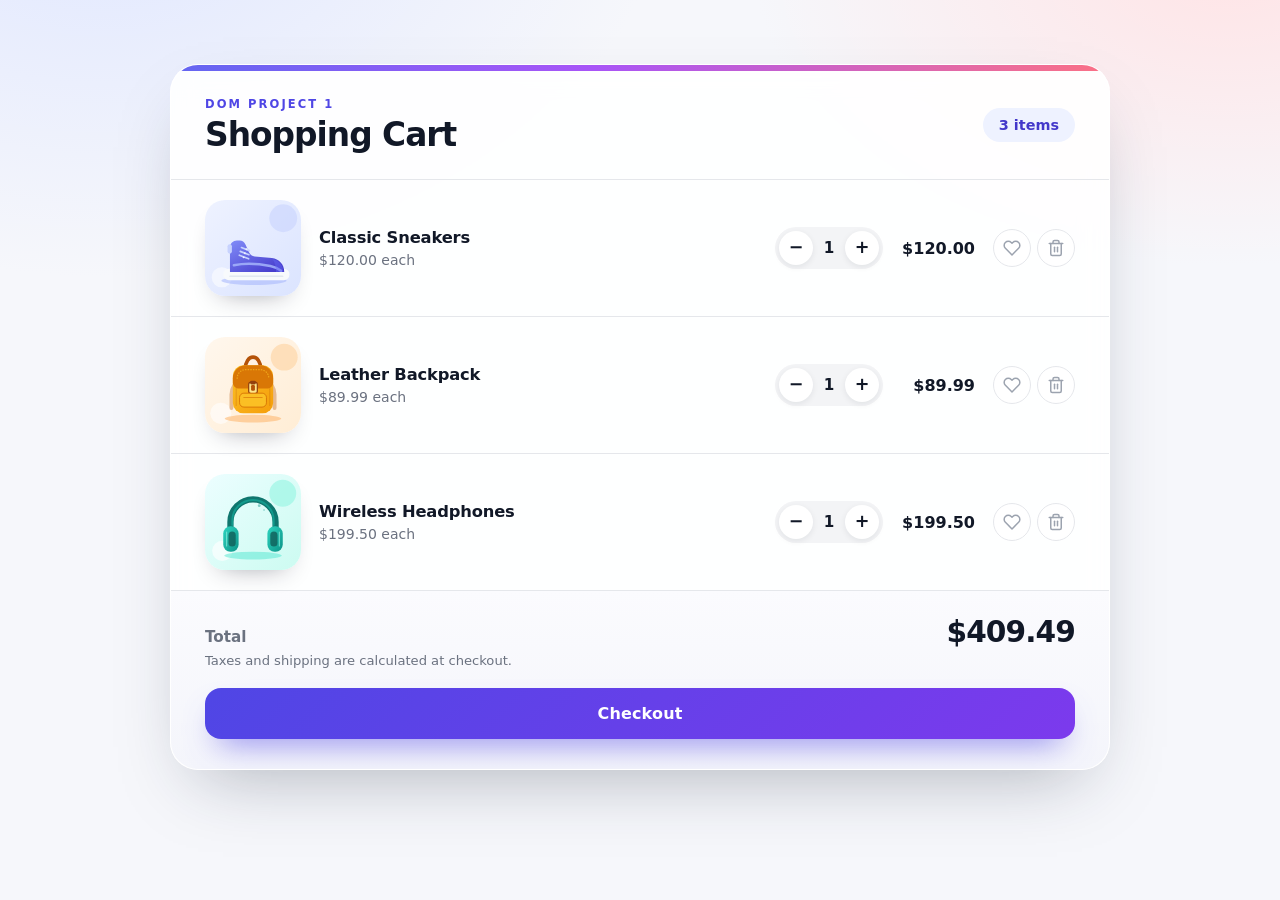
<file: DOM Project 1/index.html>
<!DOCTYPE html>
<html lang="en">
<head>
  <meta charset="UTF-8">
  <meta name="viewport" content="width=device-width, initial-scale=1.0">
  <meta name="description" content="DOM Project 1 — a functional shopping cart built with vanilla JavaScript and DOM events.">
  <title>DOM Project 1 · Shopping Cart</title>
  <link rel="stylesheet" href="style.css">
</head>
<body>
  <main class="page">
    <section class="cart" aria-labelledby="cart-title">
      <header class="cart__header">
        <div>
          <p class="cart__eyebrow">DOM Project 1</p>
          <h1 class="cart__title" id="cart-title">Shopping Cart</h1>
        </div>
        <p class="cart__count">
          <span id="item-count">3</span>
          <span id="item-label">items</span>
        </p>
      </header>

      <ul class="cart__items" id="cart-items">
        <li class="cart-item" data-name="Classic Sneakers" data-price="120">
          <img class="cart-item__thumb" src="images/sneakers.svg" alt="Classic indigo sneakers" width="96" height="96">
          <div class="cart-item__info">
            <h2 class="cart-item__name">Classic Sneakers</h2>
            <p class="cart-item__price">$120.00 each</p>
          </div>
          <div class="quantity" role="group" aria-label="Quantity for Classic Sneakers">
            <button type="button" class="quantity__btn minus" aria-label="Decrease quantity of Classic Sneakers">&minus;</button>
            <span class="quantity__value" aria-live="polite">1</span>
            <button type="button" class="quantity__btn plus" aria-label="Increase quantity of Classic Sneakers">+</button>
          </div>
          <p class="cart-item__total" aria-label="Line total">$<span class="line-total">120.00</span></p>
          <div class="cart-item__actions">
            <button type="button" class="icon-btn like-btn" aria-pressed="false" aria-label="Like Classic Sneakers">
              <svg viewBox="0 0 24 24" aria-hidden="true" focusable="false" width="18" height="18" fill="none" stroke="currentColor" stroke-width="2" stroke-linecap="round" stroke-linejoin="round">
                <path d="M20.84 4.61a5.5 5.5 0 0 0-7.78 0L12 5.67l-1.06-1.06a5.5 5.5 0 0 0-7.78 7.78l1.06 1.06L12 21.23l7.78-7.78 1.06-1.06a5.5 5.5 0 0 0 0-7.78z"></path>
              </svg>
            </button>
            <button type="button" class="icon-btn delete-btn" aria-label="Remove Classic Sneakers">
              <svg viewBox="0 0 24 24" aria-hidden="true" focusable="false" width="18" height="18" fill="none" stroke="currentColor" stroke-width="2" stroke-linecap="round" stroke-linejoin="round">
                <polyline points="3 6 5 6 21 6"></polyline>
                <path d="M19 6v14a2 2 0 0 1-2 2H7a2 2 0 0 1-2-2V6m3 0V4a2 2 0 0 1 2-2h4a2 2 0 0 1 2 2v2"></path>
                <line x1="10" y1="11" x2="10" y2="17"></line>
                <line x1="14" y1="11" x2="14" y2="17"></line>
              </svg>
            </button>
          </div>
        </li>

        <li class="cart-item" data-name="Leather Backpack" data-price="89.99">
          <img class="cart-item__thumb" src="images/backpack.svg" alt="Tan leather backpack" width="96" height="96">
          <div class="cart-item__info">
            <h2 class="cart-item__name">Leather Backpack</h2>
            <p class="cart-item__price">$89.99 each</p>
          </div>
          <div class="quantity" role="group" aria-label="Quantity for Leather Backpack">
            <button type="button" class="quantity__btn minus" aria-label="Decrease quantity of Leather Backpack">&minus;</button>
            <span class="quantity__value" aria-live="polite">1</span>
            <button type="button" class="quantity__btn plus" aria-label="Increase quantity of Leather Backpack">+</button>
          </div>
          <p class="cart-item__total" aria-label="Line total">$<span class="line-total">89.99</span></p>
          <div class="cart-item__actions">
            <button type="button" class="icon-btn like-btn" aria-pressed="false" aria-label="Like Leather Backpack">
              <svg viewBox="0 0 24 24" aria-hidden="true" focusable="false" width="18" height="18" fill="none" stroke="currentColor" stroke-width="2" stroke-linecap="round" stroke-linejoin="round">
                <path d="M20.84 4.61a5.5 5.5 0 0 0-7.78 0L12 5.67l-1.06-1.06a5.5 5.5 0 0 0-7.78 7.78l1.06 1.06L12 21.23l7.78-7.78 1.06-1.06a5.5 5.5 0 0 0 0-7.78z"></path>
              </svg>
            </button>
            <button type="button" class="icon-btn delete-btn" aria-label="Remove Leather Backpack">
              <svg viewBox="0 0 24 24" aria-hidden="true" focusable="false" width="18" height="18" fill="none" stroke="currentColor" stroke-width="2" stroke-linecap="round" stroke-linejoin="round">
                <polyline points="3 6 5 6 21 6"></polyline>
                <path d="M19 6v14a2 2 0 0 1-2 2H7a2 2 0 0 1-2-2V6m3 0V4a2 2 0 0 1 2-2h4a2 2 0 0 1 2 2v2"></path>
                <line x1="10" y1="11" x2="10" y2="17"></line>
                <line x1="14" y1="11" x2="14" y2="17"></line>
              </svg>
            </button>
          </div>
        </li>

        <li class="cart-item" data-name="Wireless Headphones" data-price="199.5">
          <img class="cart-item__thumb" src="images/headphones.svg" alt="Teal wireless headphones" width="96" height="96">
          <div class="cart-item__info">
            <h2 class="cart-item__name">Wireless Headphones</h2>
            <p class="cart-item__price">$199.50 each</p>
          </div>
          <div class="quantity" role="group" aria-label="Quantity for Wireless Headphones">
            <button type="button" class="quantity__btn minus" aria-label="Decrease quantity of Wireless Headphones">&minus;</button>
            <span class="quantity__value" aria-live="polite">1</span>
            <button type="button" class="quantity__btn plus" aria-label="Increase quantity of Wireless Headphones">+</button>
          </div>
          <p class="cart-item__total" aria-label="Line total">$<span class="line-total">199.50</span></p>
          <div class="cart-item__actions">
            <button type="button" class="icon-btn like-btn" aria-pressed="false" aria-label="Like Wireless Headphones">
              <svg viewBox="0 0 24 24" aria-hidden="true" focusable="false" width="18" height="18" fill="none" stroke="currentColor" stroke-width="2" stroke-linecap="round" stroke-linejoin="round">
                <path d="M20.84 4.61a5.5 5.5 0 0 0-7.78 0L12 5.67l-1.06-1.06a5.5 5.5 0 0 0-7.78 7.78l1.06 1.06L12 21.23l7.78-7.78 1.06-1.06a5.5 5.5 0 0 0 0-7.78z"></path>
              </svg>
            </button>
            <button type="button" class="icon-btn delete-btn" aria-label="Remove Wireless Headphones">
              <svg viewBox="0 0 24 24" aria-hidden="true" focusable="false" width="18" height="18" fill="none" stroke="currentColor" stroke-width="2" stroke-linecap="round" stroke-linejoin="round">
                <polyline points="3 6 5 6 21 6"></polyline>
                <path d="M19 6v14a2 2 0 0 1-2 2H7a2 2 0 0 1-2-2V6m3 0V4a2 2 0 0 1 2-2h4a2 2 0 0 1 2 2v2"></path>
                <line x1="10" y1="11" x2="10" y2="17"></line>
                <line x1="14" y1="11" x2="14" y2="17"></line>
              </svg>
            </button>
          </div>
        </li>
      </ul>

      <div class="cart__empty" id="empty-state" hidden>
        <svg viewBox="0 0 24 24" aria-hidden="true" focusable="false" width="48" height="48" fill="none" stroke="currentColor" stroke-width="1.6" stroke-linecap="round" stroke-linejoin="round">
          <path d="M6 2 3 6v14a2 2 0 0 0 2 2h14a2 2 0 0 0 2-2V6l-3-4z"></path>
          <line x1="3" y1="6" x2="21" y2="6"></line>
          <path d="M16 10a4 4 0 0 1-8 0"></path>
        </svg>
        <h2>Your cart is empty</h2>
        <p>You have removed every item from the cart.</p>
        <button type="button" class="restore-btn" id="restore-btn">Restore demo items</button>
      </div>

      <footer class="cart__footer">
        <div class="cart__summary">
          <span>Total</span>
          <strong id="cart-total" aria-live="polite">$409.49</strong>
        </div>
        <p class="cart__note" id="cart-note">Taxes and shipping are calculated at checkout.</p>
        <button type="button" class="checkout-btn" id="checkout-btn">Checkout</button>
      </footer>
    </section>
  </main>

  <script src="script.js"></script>
</body>
</html>
</file>
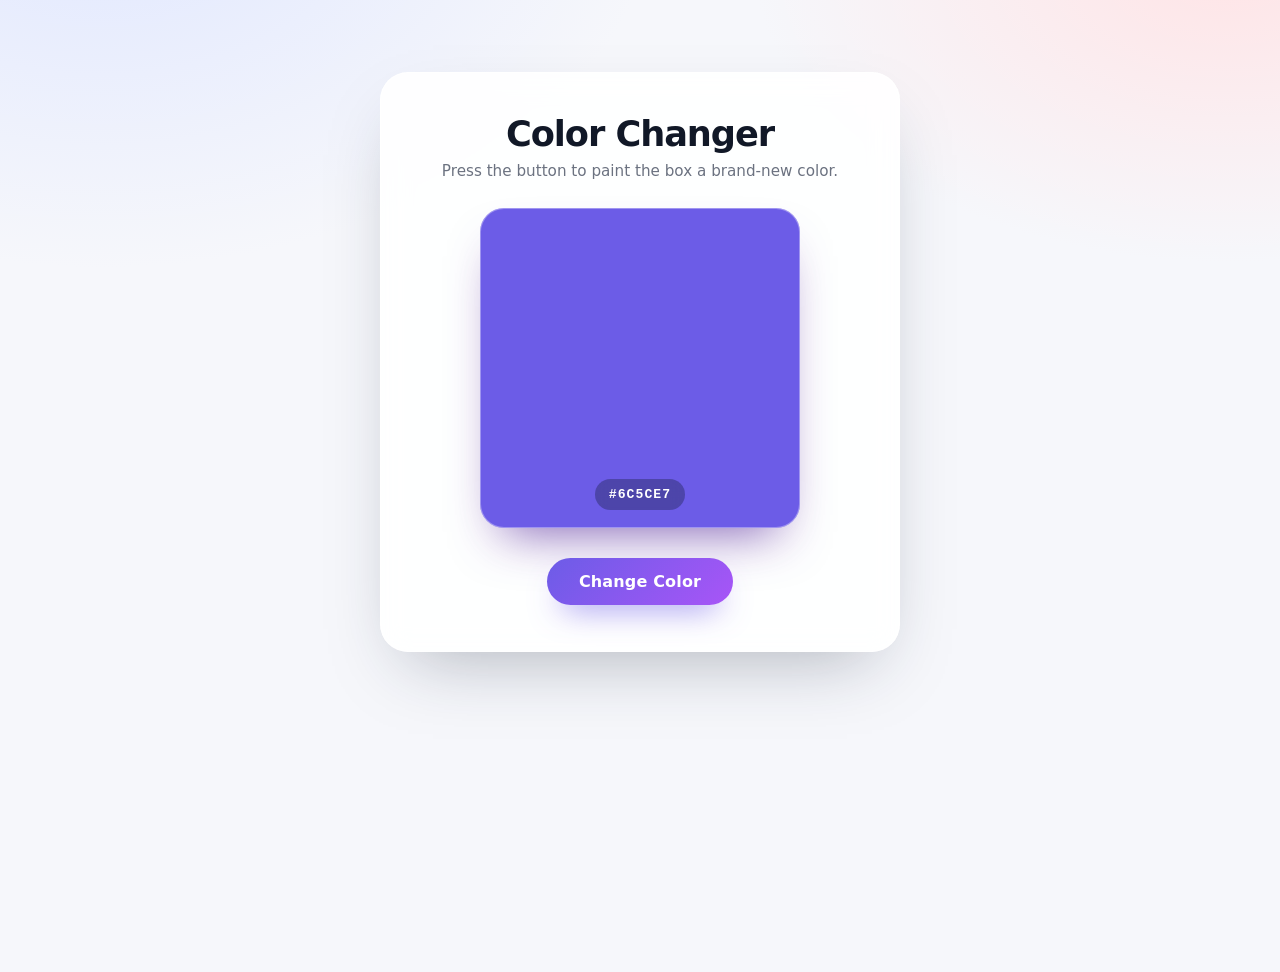
<file: DOM Project 2/index.html>
<!DOCTYPE html>
<html lang="en">
<head>
  <meta charset="UTF-8">
  <meta name="viewport" content="width=device-width, initial-scale=1.0">
  <meta name="description" content="DOM Project 2 — an interactive color changer built with HTML, CSS and vanilla JavaScript.">
  <title>DOM Project 2 · Color Changer</title>
  <link rel="stylesheet" href="style.css">
</head>
<body>
  <div class="container">
    <h1>Color Changer</h1>
    <p class="subtitle">Press the button to paint the box a brand-new color.</p>

    <div id="color-box">
      <span id="color-value" role="status" aria-live="polite">#6C5CE7</span>
    </div>

    <button id="change-color-btn" type="button">Change Color</button>
  </div>

  <script src="script.js"></script>
</body>
</html>
</file>
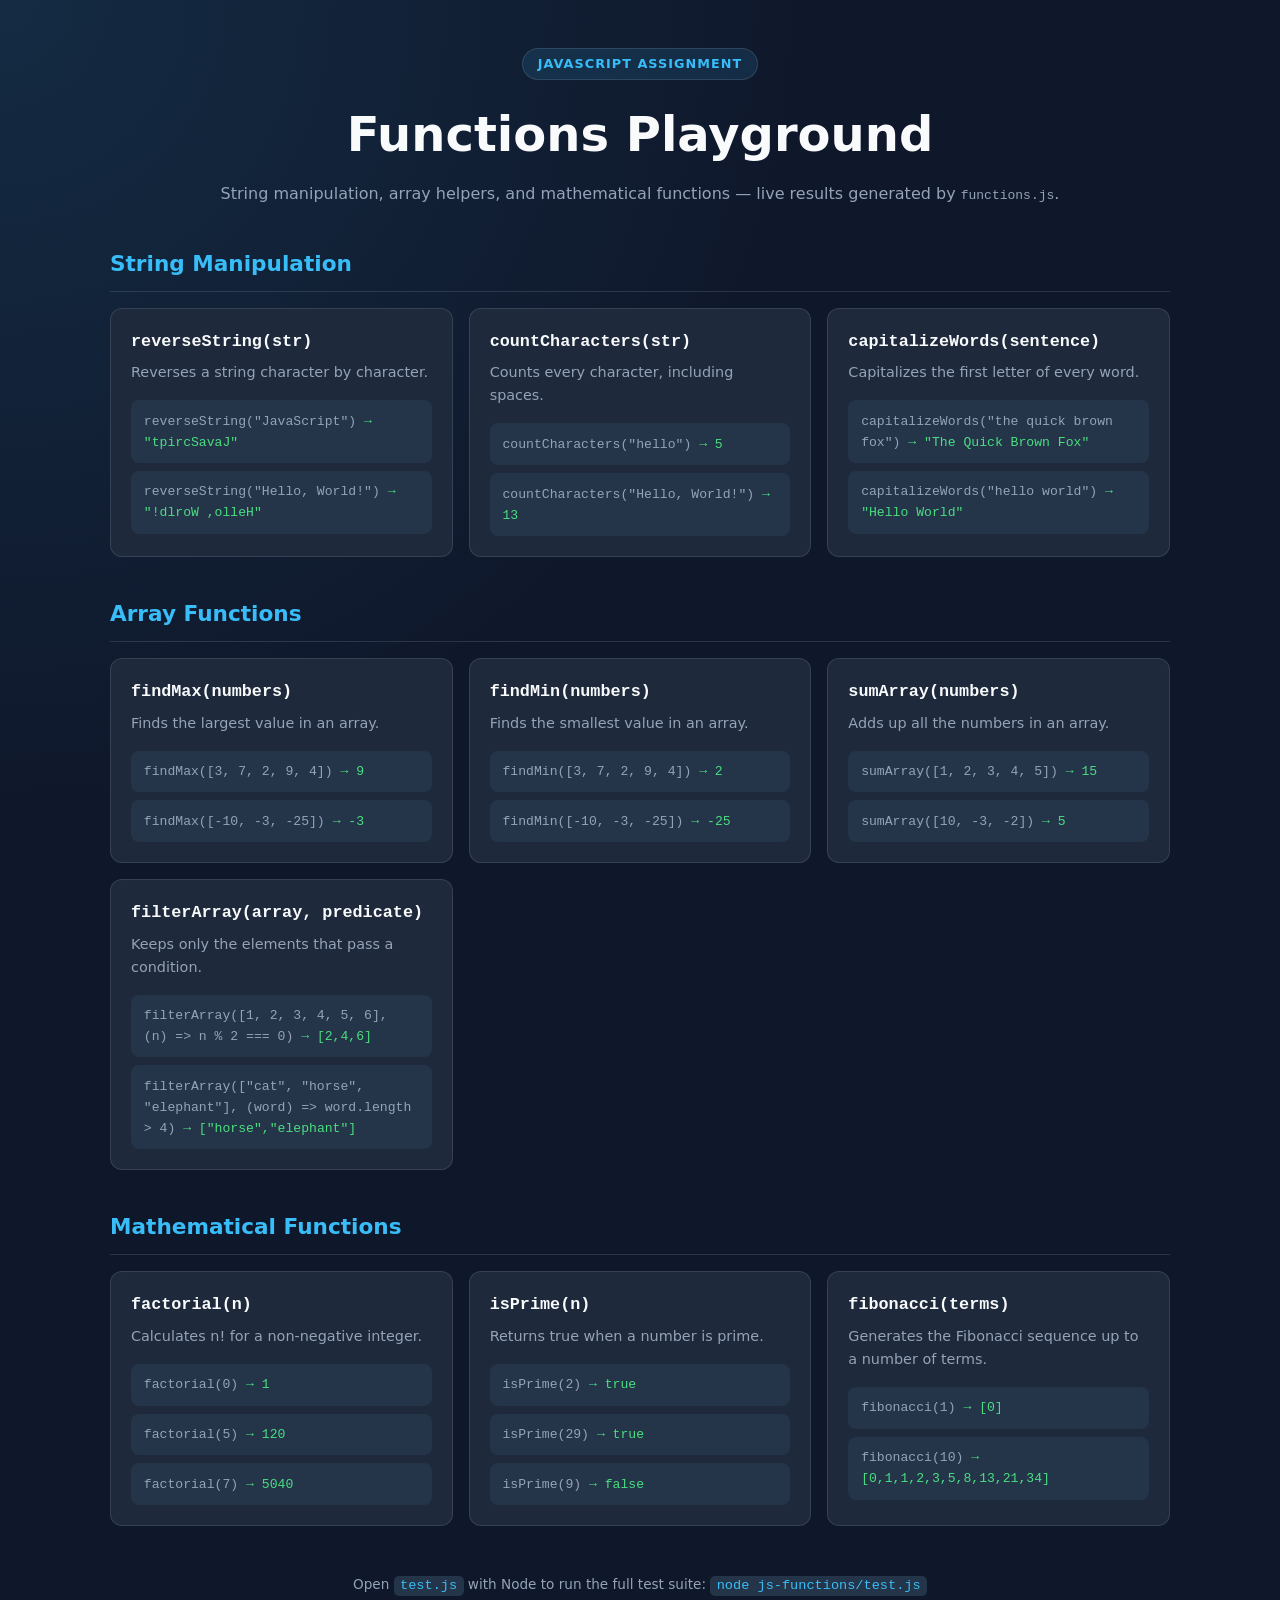
<file: js-functions/index.html>
<!doctype html>
<html lang="en">
  <head>
    <meta charset="UTF-8" />
    <meta name="viewport" content="width=device-width, initial-scale=1.0" />
    <title>JavaScript Functions Assignment</title>
    <style>
      :root {
        --bg: #0f172a;
        --surface: #1e293b;
        --surface-soft: #243449;
        --text: #e2e8f0;
        --muted: #94a3b8;
        --accent: #38bdf8;
        --accent-soft: rgba(56, 189, 248, 0.12);
        --success: #4ade80;
        --border: rgba(148, 163, 184, 0.2);
      }

      * {
        box-sizing: border-box;
      }

      body {
        margin: 0;
        min-height: 100vh;
        background:
          radial-gradient(circle at top left, rgba(56, 189, 248, 0.12), transparent 40%),
          var(--bg);
        color: var(--text);
        font-family: "Segoe UI", system-ui, -apple-system, sans-serif;
        line-height: 1.6;
      }

      .page {
        max-width: 1100px;
        margin: 0 auto;
        padding: 3rem 1.25rem 4rem;
      }

      header {
        text-align: center;
        margin-bottom: 2.5rem;
      }

      header h1 {
        margin: 0 0 0.5rem;
        font-size: clamp(2rem, 5vw, 3rem);
        color: #f8fafc;
      }

      header p {
        margin: 0;
        color: var(--muted);
      }

      .badge {
        display: inline-block;
        margin-bottom: 1rem;
        padding: 0.3rem 0.9rem;
        border: 1px solid var(--border);
        border-radius: 999px;
        background: var(--accent-soft);
        color: var(--accent);
        font-size: 0.8rem;
        font-weight: 600;
        letter-spacing: 0.08em;
        text-transform: uppercase;
      }

      section {
        margin-bottom: 2.5rem;
      }

      section > h2 {
        margin: 0 0 1rem;
        padding-bottom: 0.6rem;
        border-bottom: 1px solid var(--border);
        color: var(--accent);
        font-size: 1.35rem;
      }

      .grid {
        display: grid;
        grid-template-columns: repeat(auto-fit, minmax(280px, 1fr));
        gap: 1rem;
      }

      .card {
        padding: 1.25rem;
        border: 1px solid var(--border);
        border-radius: 12px;
        background: var(--surface);
      }

      .card h3 {
        margin: 0 0 0.35rem;
        color: #f8fafc;
        font-size: 1.05rem;
        font-family: "Consolas", "Courier New", monospace;
      }

      .card .description {
        margin: 0 0 1rem;
        color: var(--muted);
        font-size: 0.9rem;
      }

      .example {
        padding: 0.65rem 0.8rem;
        border-radius: 8px;
        background: var(--surface-soft);
        font-family: "Consolas", "Courier New", monospace;
        font-size: 0.82rem;
        overflow-wrap: anywhere;
      }

      .example + .example {
        margin-top: 0.5rem;
      }

      .example .call {
        color: var(--muted);
      }

      .example .result {
        color: var(--success);
      }

      footer {
        margin-top: 3rem;
        color: var(--muted);
        font-size: 0.85rem;
        text-align: center;
      }

      footer code {
        padding: 0.15rem 0.4rem;
        border-radius: 5px;
        background: var(--surface-soft);
        color: var(--accent);
      }
    </style>
  </head>

  <body>
    <div class="page">
      <header>
        <span class="badge">JavaScript Assignment</span>
        <h1>Functions Playground</h1>
        <p>
          String manipulation, array helpers, and mathematical functions &mdash;
          live results generated by <code>functions.js</code>.
        </p>
      </header>

      <main id="demos"></main>

      <footer>
        Open <code>test.js</code> with Node to run the full test suite:
        <code>node js-functions/test.js</code>
      </footer>
    </div>

    <script src="functions.js"></script>
    <script>
      // Each demo shows the expression that was called and the live output.
      const demoGroups = [
        {
          title: "String Manipulation",
          items: [
            {
              name: "reverseString(str)",
              description: "Reverses a string character by character.",
              examples: [
                ['reverseString("JavaScript")', reverseString("JavaScript")],
                ['reverseString("Hello, World!")', reverseString("Hello, World!")],
              ],
            },
            {
              name: "countCharacters(str)",
              description: "Counts every character, including spaces.",
              examples: [
                ['countCharacters("hello")', countCharacters("hello")],
                ['countCharacters("Hello, World!")', countCharacters("Hello, World!")],
              ],
            },
            {
              name: "capitalizeWords(sentence)",
              description: "Capitalizes the first letter of every word.",
              examples: [
                [
                  'capitalizeWords("the quick brown fox")',
                  capitalizeWords("the quick brown fox"),
                ],
                [
                  'capitalizeWords("hello   world")',
                  capitalizeWords("hello   world"),
                ],
              ],
            },
          ],
        },
        {
          title: "Array Functions",
          items: [
            {
              name: "findMax(numbers)",
              description: "Finds the largest value in an array.",
              examples: [
                ["findMax([3, 7, 2, 9, 4])", findMax([3, 7, 2, 9, 4])],
                ["findMax([-10, -3, -25])", findMax([-10, -3, -25])],
              ],
            },
            {
              name: "findMin(numbers)",
              description: "Finds the smallest value in an array.",
              examples: [
                ["findMin([3, 7, 2, 9, 4])", findMin([3, 7, 2, 9, 4])],
                ["findMin([-10, -3, -25])", findMin([-10, -3, -25])],
              ],
            },
            {
              name: "sumArray(numbers)",
              description: "Adds up all the numbers in an array.",
              examples: [
                ["sumArray([1, 2, 3, 4, 5])", sumArray([1, 2, 3, 4, 5])],
                ["sumArray([10, -3, -2])", sumArray([10, -3, -2])],
              ],
            },
            {
              name: "filterArray(array, predicate)",
              description: "Keeps only the elements that pass a condition.",
              examples: [
                [
                  "filterArray([1, 2, 3, 4, 5, 6], (n) => n % 2 === 0)",
                  filterArray([1, 2, 3, 4, 5, 6], (n) => n % 2 === 0),
                ],
                [
                  'filterArray(["cat", "horse", "elephant"], (word) => word.length > 4)',
                  filterArray(["cat", "horse", "elephant"], (word) => word.length > 4),
                ],
              ],
            },
          ],
        },
        {
          title: "Mathematical Functions",
          items: [
            {
              name: "factorial(n)",
              description: "Calculates n! for a non-negative integer.",
              examples: [
                ["factorial(0)", factorial(0)],
                ["factorial(5)", factorial(5)],
                ["factorial(7)", factorial(7)],
              ],
            },
            {
              name: "isPrime(n)",
              description: "Returns true when a number is prime.",
              examples: [
                ["isPrime(2)", isPrime(2)],
                ["isPrime(29)", isPrime(29)],
                ["isPrime(9)", isPrime(9)],
              ],
            },
            {
              name: "fibonacci(terms)",
              description: "Generates the Fibonacci sequence up to a number of terms.",
              examples: [
                ["fibonacci(1)", fibonacci(1)],
                ["fibonacci(10)", fibonacci(10)],
              ],
            },
          ],
        },
      ];

      const container = document.getElementById("demos");

      demoGroups.forEach((group) => {
        const section = document.createElement("section");
        section.innerHTML = `<h2>${group.title}</h2>`;

        const grid = document.createElement("div");
        grid.className = "grid";

        group.items.forEach((item) => {
          const card = document.createElement("article");
          card.className = "card";

          const examples = item.examples
            .map(([call, result]) => {
              return `<div class="example"><span class="call">${call}</span> <span class="result">&rarr; ${JSON.stringify(result)}</span></div>`;
            })
            .join("");

          card.innerHTML = `
            <h3>${item.name}</h3>
            <p class="description">${item.description}</p>
            ${examples}
          `;
          grid.appendChild(card);
        });

        section.appendChild(grid);
        container.appendChild(section);
      });
    </script>
  </body>
</html>
</file>
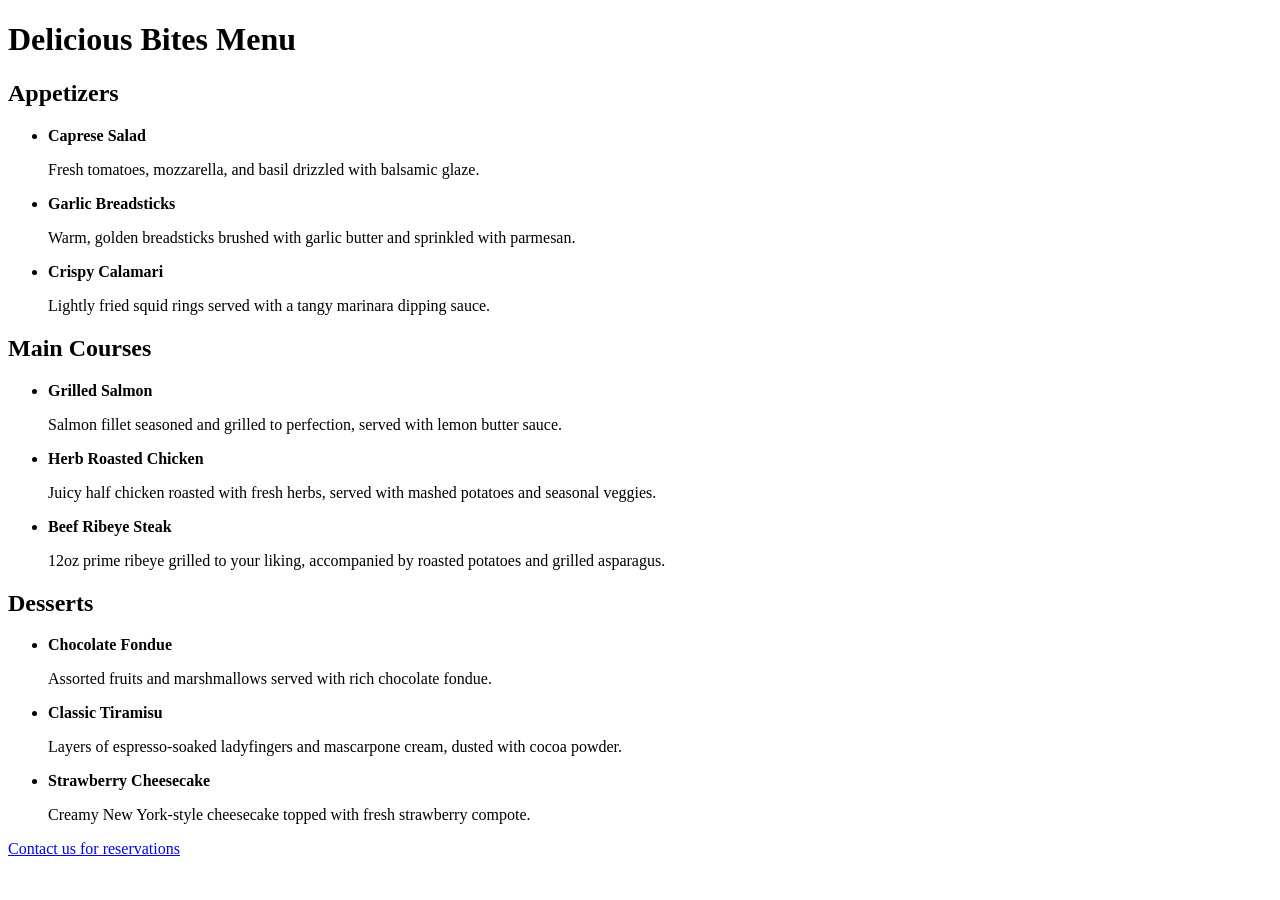
<file: HTMLProject2.html>
<!doctype html>
<html lang="en">
  <head>
    <meta charset="UTF-8" />
    <meta name="viewport" content="width=device-width, initial-scale=1.0" />
    <title>Delicious Bites Menu</title>
  </head>

  <body>
    <h1>Delicious Bites Menu</h1>

    <h2>Appetizers</h2>
    <ul>
      <li>
        <strong>Caprese Salad</strong>
        <p>
          Fresh tomatoes, mozzarella, and basil drizzled with balsamic glaze.
        </p>
      </li>
      <li>
        <strong>Garlic Breadsticks</strong>
        <p>
          Warm, golden breadsticks brushed with garlic butter and sprinkled with
          parmesan.
        </p>
      </li>
      <li>
        <strong>Crispy Calamari</strong>
        <p>
          Lightly fried squid rings served with a tangy marinara dipping sauce.
        </p>
      </li>
    </ul>

    <h2>Main Courses</h2>
    <ul>
      <li>
        <strong>Grilled Salmon</strong>
        <p>
          Salmon fillet seasoned and grilled to perfection, served with lemon
          butter sauce.
        </p>
      </li>
      <li>
        <strong>Herb Roasted Chicken</strong>
        <p>
          Juicy half chicken roasted with fresh herbs, served with mashed
          potatoes and seasonal veggies.
        </p>
      </li>
      <li>
        <strong>Beef Ribeye Steak</strong>
        <p>
          12oz prime ribeye grilled to your liking, accompanied by roasted
          potatoes and grilled asparagus.
        </p>
      </li>
    </ul>

    <h2>Desserts</h2>
    <ul>
      <li>
        <strong>Chocolate Fondue</strong>
        <p>
          Assorted fruits and marshmallows served with rich chocolate fondue.
        </p>
      </li>
      <li>
        <strong>Classic Tiramisu</strong>
        <p>
          Layers of espresso-soaked ladyfingers and mascarpone cream, dusted
          with cocoa powder.
        </p>
      </li>
      <li>
        <strong>Strawberry Cheesecake</strong>
        <p>
          Creamy New York-style cheesecake topped with fresh strawberry compote.
        </p>
      </li>
    </ul>

    <p><a href="contact.html">Contact us for reservations</a></p>
  </body>
</html>
<!--  -->
</file>
<file: DOM Project 1/style.css>
/* =========================================================
   DOM Project 1 — Shopping Cart
   ========================================================= */

:root {
  --ink: #111827;
  --muted: #6b7280;
  --line: #e5e7eb;
  --accent: #4f46e5;
  --accent-dark: #4338ca;
  --accent-soft: #eef2ff;
  --danger: #e11d48;
  --success: #047857;
  --surface: #ffffff;
  --shadow: 0 30px 70px -28px rgba(30, 41, 59, 0.35);
  --radius: 28px;
}

* {
  box-sizing: border-box;
}

[hidden] {
  display: none !important;
}

html {
  -webkit-text-size-adjust: 100%;
}

body {
  margin: 0;
  min-height: 100vh;
  padding: clamp(20px, 5vw, 64px) clamp(14px, 4vw, 40px);
  font-family: "Inter", "Segoe UI", system-ui, -apple-system, "Helvetica Neue", Arial, sans-serif;
  color: var(--ink);
  background:
    radial-gradient(900px 620px at 8% -12%, #e0e7ff 0%, transparent 62%),
    radial-gradient(820px 520px at 96% -4%, #ffe4e6 0%, transparent 58%),
    #f6f7fb;
  display: flex;
  justify-content: center;
  align-items: flex-start;
}

button {
  font-family: inherit;
}

/* ---------- Cart shell ---------- */

.page {
  width: min(940px, 100%);
}

.cart {
  position: relative;
  background: rgba(255, 255, 255, 0.9);
  border: 1px solid rgba(255, 255, 255, 0.9);
  border-radius: var(--radius);
  box-shadow: var(--shadow);
  overflow: hidden;
  backdrop-filter: blur(14px);
  animation: cart-in 0.5s ease both;
}

.cart::before {
  content: "";
  display: block;
  height: 6px;
  background: linear-gradient(90deg, #6366f1, #a855f7 45%, #fb7185);
}

.cart__header {
  display: flex;
  align-items: center;
  justify-content: space-between;
  gap: 18px;
  padding: 26px clamp(20px, 4vw, 34px);
  border-bottom: 1px solid var(--line);
}

.cart__eyebrow {
  margin: 0 0 6px;
  color: var(--accent);
  font-size: 0.72rem;
  font-weight: 700;
  letter-spacing: 0.18em;
  text-transform: uppercase;
}

.cart__title {
  margin: 0;
  font-size: clamp(1.55rem, 4vw, 2.05rem);
  font-weight: 750;
  letter-spacing: -0.03em;
  line-height: 1.1;
}

.cart__count {
  flex-shrink: 0;
  margin: 0;
  padding: 9px 16px;
  border-radius: 999px;
  background: var(--accent-soft);
  color: var(--accent-dark);
  font-size: 0.9rem;
  font-weight: 650;
  white-space: nowrap;
}

/* ---------- Items ---------- */

.cart__items {
  margin: 0;
  padding: 0;
  list-style: none;
}

.cart-item {
  display: grid;
  grid-template-columns: 96px minmax(0, 1fr) auto auto auto;
  grid-template-areas: "thumb info qty total actions";
  align-items: center;
  gap: 18px;
  padding: 20px clamp(20px, 4vw, 34px);
  border-bottom: 1px solid var(--line);
  animation: item-in 0.35s ease both;
}

.cart-item:last-child {
  border-bottom: 0;
}

.cart-item.is-removing {
  animation: item-out 0.24s ease forwards;
}

.cart-item.is-nudged {
  animation: nudge 0.25s ease;
}

.cart-item__thumb {
  grid-area: thumb;
  display: block;
  width: 96px;
  height: 96px;
  border-radius: 20px;
  background: #fff;
  box-shadow: 0 12px 26px -16px rgba(15, 23, 42, 0.45);
}

.cart-item__info {
  grid-area: info;
  min-width: 0;
}

.cart-item__name {
  margin: 0 0 5px;
  font-size: 1.02rem;
  font-weight: 650;
  letter-spacing: -0.01em;
}

.cart-item__price {
  margin: 0;
  color: var(--muted);
  font-size: 0.875rem;
}

/* Quantity stepper */

.quantity {
  grid-area: qty;
  display: inline-flex;
  align-items: center;
  gap: 2px;
  padding: 4px;
  border-radius: 999px;
  background: #f3f4f6;
}

.quantity__btn {
  display: grid;
  width: 34px;
  height: 34px;
  place-items: center;
  padding: 0;
  border: 0;
  border-radius: 50%;
  background: #fff;
  color: var(--ink);
  font-size: 1.1rem;
  font-weight: 650;
  line-height: 1;
  cursor: pointer;
  box-shadow: 0 2px 6px rgba(15, 23, 42, 0.08);
  transition: background-color 0.2s ease, color 0.2s ease, transform 0.12s ease;
}

.quantity__btn:hover {
  background: var(--accent);
  color: #fff;
}

.quantity__btn:active {
  transform: scale(0.9);
}

.quantity__value {
  min-width: 28px;
  text-align: center;
  font-size: 0.95rem;
  font-weight: 700;
  font-variant-numeric: tabular-nums;
}

.cart-item__total {
  grid-area: total;
  min-width: 74px;
  margin: 0;
  text-align: right;
  font-size: 1rem;
  font-weight: 750;
  font-variant-numeric: tabular-nums;
  white-space: nowrap;
}

/* Like + delete buttons */

.cart-item__actions {
  grid-area: actions;
  display: flex;
  align-items: center;
  gap: 6px;
}

.icon-btn {
  display: grid;
  width: 38px;
  height: 38px;
  place-items: center;
  padding: 0;
  border: 1px solid var(--line);
  border-radius: 50%;
  background: #fff;
  color: #9ca3af;
  cursor: pointer;
  transition: color 0.2s ease, border-color 0.2s ease, background-color 0.2s ease,
    transform 0.12s ease;
}

.icon-btn:hover {
  color: var(--ink);
  border-color: #d1d5db;
  transform: translateY(-1px);
}

.icon-btn:active {
  transform: scale(0.92);
}

.like-btn svg {
  fill: none;
  stroke: currentColor;
  transition: fill 0.2s ease;
}

.like-btn.is-liked {
  color: var(--danger);
  border-color: #fecdd3;
  background: #fff1f2;
}

.like-btn.is-liked svg {
  fill: currentColor;
  animation: heart-pop 0.4s ease;
}

.delete-btn:hover {
  color: var(--danger);
  border-color: #fecdd3;
  background: #fff1f2;
}

/* ---------- Empty state ---------- */

.cart__empty {
  display: grid;
  place-items: center;
  padding: 56px 24px 60px;
  text-align: center;
  color: var(--muted);
  animation: item-in 0.35s ease both;
}

.cart__empty svg {
  color: #c7d2fe;
}

.cart__empty h2 {
  margin: 14px 0 6px;
  color: var(--ink);
  font-size: 1.2rem;
  letter-spacing: -0.01em;
}

.cart__empty p {
  margin: 0 0 20px;
  font-size: 0.92rem;
}

.restore-btn {
  padding: 11px 22px;
  border: 1px solid var(--accent-soft);
  border-radius: 999px;
  background: var(--accent-soft);
  color: var(--accent-dark);
  font-size: 0.9rem;
  font-weight: 650;
  cursor: pointer;
  transition: background-color 0.2s ease, color 0.2s ease, transform 0.12s ease;
}

.restore-btn:hover {
  background: var(--accent);
  color: #fff;
}

.restore-btn:active {
  transform: scale(0.97);
}

/* ---------- Footer ---------- */

.cart__footer {
  padding: 24px clamp(20px, 4vw, 34px) 30px;
  border-top: 1px solid var(--line);
  background: linear-gradient(180deg, #fbfbfe 0%, #f4f5fb 100%);
}

.cart__summary {
  display: flex;
  align-items: baseline;
  justify-content: space-between;
  gap: 16px;
}

.cart__summary > span {
  color: var(--muted);
  font-size: 0.95rem;
  font-weight: 550;
}

#cart-total {
  display: inline-block;
  font-size: clamp(1.5rem, 4vw, 1.85rem);
  font-weight: 780;
  letter-spacing: -0.03em;
  font-variant-numeric: tabular-nums;
}

#cart-total.is-bumped {
  animation: total-bump 0.3s ease;
}

.cart__note {
  margin: 4px 0 20px;
  color: var(--muted);
  font-size: 0.82rem;
  transition: color 0.2s ease;
}

.cart__note--success {
  color: var(--success);
  font-weight: 550;
}

.checkout-btn {
  width: 100%;
  padding: 16px 24px;
  border: 0;
  border-radius: 16px;
  background: linear-gradient(135deg, var(--accent) 0%, #7c3aed 100%);
  color: #fff;
  font-size: 1rem;
  font-weight: 650;
  letter-spacing: 0.01em;
  cursor: pointer;
  box-shadow: 0 16px 32px -14px rgba(79, 70, 229, 0.75);
  transition: transform 0.15s ease, box-shadow 0.2s ease, opacity 0.2s ease;
}

.checkout-btn:hover:not(:disabled) {
  transform: translateY(-1px);
  box-shadow: 0 20px 38px -14px rgba(79, 70, 229, 0.85);
}

.checkout-btn:active:not(:disabled) {
  transform: translateY(0) scale(0.995);
}

.checkout-btn:disabled {
  cursor: not-allowed;
  opacity: 0.45;
  box-shadow: none;
}

/* ---------- Focus & motion ---------- */

button:focus-visible {
  outline: 3px solid rgba(79, 70, 229, 0.45);
  outline-offset: 2px;
}

@keyframes cart-in {
  from {
    opacity: 0;
    transform: translateY(14px);
  }
}

@keyframes item-in {
  from {
    opacity: 0;
    transform: translateY(8px);
  }
}

@keyframes item-out {
  to {
    opacity: 0;
    transform: translateX(32px) scale(0.97);
  }
}

@keyframes nudge {
  25% {
    transform: translateX(-4px);
  }
  75% {
    transform: translateX(4px);
  }
}

@keyframes total-bump {
  50% {
    color: var(--accent);
    transform: scale(1.07);
  }
}

@keyframes heart-pop {
  0% {
    transform: scale(1);
  }
  40% {
    transform: scale(1.35);
  }
  100% {
    transform: scale(1);
  }
}

/* ---------- Responsive ---------- */

@media (max-width: 740px) {
  .cart-item {
    grid-template-columns: 76px minmax(0, 1fr) auto;
    grid-template-areas:
      "thumb info actions"
      "thumb qty total";
    row-gap: 10px;
    column-gap: 14px;
    padding: 18px clamp(16px, 4vw, 22px);
  }

  .cart-item__thumb {
    width: 76px;
    height: 76px;
    border-radius: 16px;
  }

  .cart-item__name {
    font-size: 0.97rem;
  }

  .cart-item__total {
    min-width: 0;
  }

  .cart__header {
    padding: 22px 20px;
  }

  .cart__footer {
    padding: 22px 20px 26px;
  }
}

@media (max-width: 400px) {
  .cart__title {
    font-size: 1.35rem;
  }

  .cart__count {
    padding: 7px 12px;
    font-size: 0.82rem;
  }

  .quantity__btn {
    width: 30px;
    height: 30px;
  }

  .cart-item__actions {
    flex-direction: column;
  }

  .icon-btn {
    width: 34px;
    height: 34px;
  }
}

@media (prefers-reduced-motion: reduce) {
  *,
  *::before,
  *::after {
    animation-duration: 0.01ms !important;
    animation-iteration-count: 1 !important;
    transition-duration: 0.01ms !important;
  }
}
</file>
<file: DOM Project 2/style.css>
/* =========================================================
   DOM Project 2 — Interactive Color Changer
   ========================================================= */

:root {
  --ink: #111827;
  --muted: #6b7280;
  --accent: #6c5ce7;
  --accent-dark: #5b4bd5;
  --shadow: 0 30px 70px -28px rgba(30, 41, 59, 0.35);
}

* {
  box-sizing: border-box;
}

html {
  -webkit-text-size-adjust: 100%;
}

body {
  margin: 0;
  min-height: 100vh;
  padding: 0 16px 48px;
  font-family: "Inter", "Segoe UI", system-ui, -apple-system, "Helvetica Neue", Arial, sans-serif;
  color: var(--ink);
  background:
    radial-gradient(900px 620px at 8% -12%, #e0e7ff 0%, transparent 62%),
    radial-gradient(820px 520px at 96% -4%, #ffe4e6 0%, transparent 58%),
    #f6f7fb;
}

button {
  font-family: inherit;
}

/* ---------- Layout ---------- */

.container {
  width: min(92vw, 520px);
  margin: clamp(40px, 8vh, 84px) auto 0;
  padding: 40px 32px 46px;
  text-align: center;
  background: rgba(255, 255, 255, 0.9);
  border: 1px solid rgba(255, 255, 255, 0.9);
  border-radius: 28px;
  box-shadow: var(--shadow);
  backdrop-filter: blur(14px);
  animation: card-in 0.5s ease both;
}

h1 {
  margin: 0 0 8px;
  font-size: clamp(1.7rem, 5vw, 2.2rem);
  font-weight: 750;
  letter-spacing: -0.03em;
}

.subtitle {
  margin: 0 0 28px;
  color: var(--muted);
  font-size: 0.95rem;
}

/* ---------- Color box ---------- */

#color-box {
  display: grid;
  width: 320px;
  height: 320px;
  margin: 0 auto 30px;
  padding: 18px;
  place-items: end center;
  border-radius: 24px;
  background-color: #6c5ce7;
  box-shadow:
    inset 0 0 0 1px rgba(255, 255, 255, 0.35),
    0 26px 50px -22px rgba(76, 29, 149, 0.7);
  transition: background-color 0.35s ease;
}

#color-box.is-changing {
  animation: color-pop 0.35s ease;
}

#color-value {
  padding: 8px 14px;
  border-radius: 999px;
  background: rgba(15, 23, 42, 0.32);
  color: #fff;
  font-family: ui-monospace, SFMono-Regular, Menlo, Consolas, monospace;
  font-size: 0.82rem;
  font-weight: 600;
  letter-spacing: 0.08em;
  backdrop-filter: blur(6px);
}

/* ---------- Button ---------- */

#change-color-btn {
  padding: 14px 32px;
  border: 0;
  border-radius: 999px;
  background: linear-gradient(135deg, var(--accent) 0%, #a855f7 100%);
  color: #fff;
  font-size: 1rem;
  font-weight: 650;
  letter-spacing: 0.01em;
  cursor: pointer;
  box-shadow: 0 16px 32px -14px rgba(108, 92, 231, 0.8);
  transition: transform 0.15s ease, box-shadow 0.2s ease;
}

#change-color-btn:hover {
  transform: translateY(-2px);
  box-shadow: 0 20px 38px -14px rgba(108, 92, 231, 0.9);
}

#change-color-btn:active {
  transform: translateY(0) scale(0.98);
}

#change-color-btn:focus-visible {
  outline: 3px solid rgba(108, 92, 231, 0.5);
  outline-offset: 3px;
}

/* ---------- Motion ---------- */

@keyframes card-in {
  from {
    opacity: 0;
    transform: translateY(14px);
  }
}

@keyframes color-pop {
  0%,
  100% {
    transform: scale(1);
  }
  45% {
    transform: scale(1.035);
  }
}

@media (prefers-reduced-motion: reduce) {
  *,
  *::before,
  *::after {
    animation-duration: 0.01ms !important;
    animation-iteration-count: 1 !important;
    transition-duration: 0.01ms !important;
  }
}

/* ---------- Responsive ---------- */

@media (max-width: 480px) {
  .container {
    padding: 32px 20px 38px;
  }

  #color-box {
    width: 240px;
    height: 240px;
  }
}

@media (max-width: 360px) {
  #color-box {
    width: 200px;
    height: 200px;
  }
}
</file>
